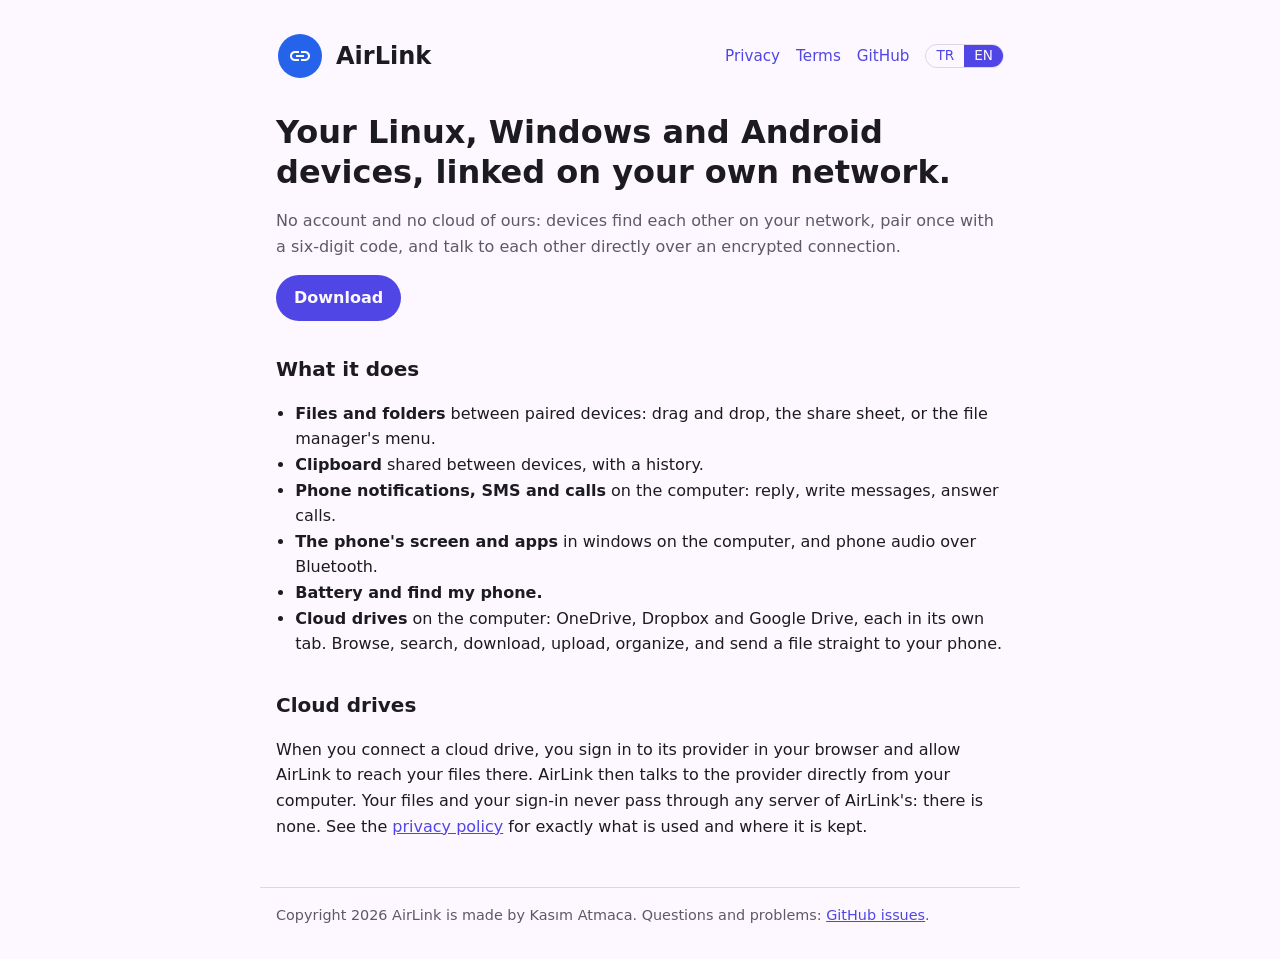
<file: site/index.html>
<!doctype html>
<html lang="en">
<head>
<meta charset="utf-8">
<meta name="google-site-verification" content="EHUhyK-PRJKl9oYu0aVgtu7p2Ldi9YAgEZjDlaywebY">
<meta name="viewport" content="width=device-width, initial-scale=1">
<title>AirLink</title>
<meta name="description" content="AirLink links your Linux, Windows and Android devices on your own network: files, clipboard, notifications, SMS, calls, the phone's screen, and your cloud drives.">
<link rel="icon" href="airlink.svg">
<link rel="stylesheet" href="style.css">
<link rel="alternate" hreflang="tr" href="https://kasimtmc.github.io/AirLink/tr/">
</head>
<body>
<header>
  <img src="airlink.svg" alt="">
  <a href="./">AirLink</a>
  <nav><a href="privacy.html">Privacy</a><a href="terms.html">Terms</a><a href="https://github.com/kasimtmc/AirLink">GitHub</a><span class="lang"><a href="tr/" hreflang="tr" lang="tr">TR</a><span aria-current="true">EN</span></span></nav>
</header>
<main>
  <h1>Your Linux, Windows and Android devices, linked on your own network.</h1>
  <p class="muted">No account and no cloud of ours: devices find each other on your network, pair once with a six-digit code, and talk to each other directly over an encrypted connection.</p>
  <p><a class="button" href="https://github.com/kasimtmc/AirLink/releases/latest">Download</a></p>

  <h2>What it does</h2>
  <ul>
    <li><strong>Files and folders</strong> between paired devices: drag and drop, the share sheet, or the file manager's menu.</li>
    <li><strong>Clipboard</strong> shared between devices, with a history.</li>
    <li><strong>Phone notifications, SMS and calls</strong> on the computer: reply, write messages, answer calls.</li>
    <li><strong>The phone's screen and apps</strong> in windows on the computer, and phone audio over Bluetooth.</li>
    <li><strong>Battery and find my phone.</strong></li>
    <li><strong>Cloud drives</strong> on the computer: OneDrive, Dropbox and Google Drive, each in its own tab. Browse, search, download, upload, organize, and send a file straight to your phone.</li>
  </ul>

  <h2>Cloud drives</h2>
  <p>When you connect a cloud drive, you sign in to its provider in your browser and allow AirLink to reach your files there. AirLink then talks to the provider directly from your computer. Your files and your sign-in never pass through any server of AirLink's: there is none. See the <a href="privacy.html">privacy policy</a> for exactly what is used and where it is kept.</p>

</main>
<footer>Copyright 2026 AirLink is made by Kasım Atmaca. Questions and problems: <a href="https://github.com/kasimtmc/AirLink/issues">GitHub issues</a>.</footer>
</body>
</html>
</file>
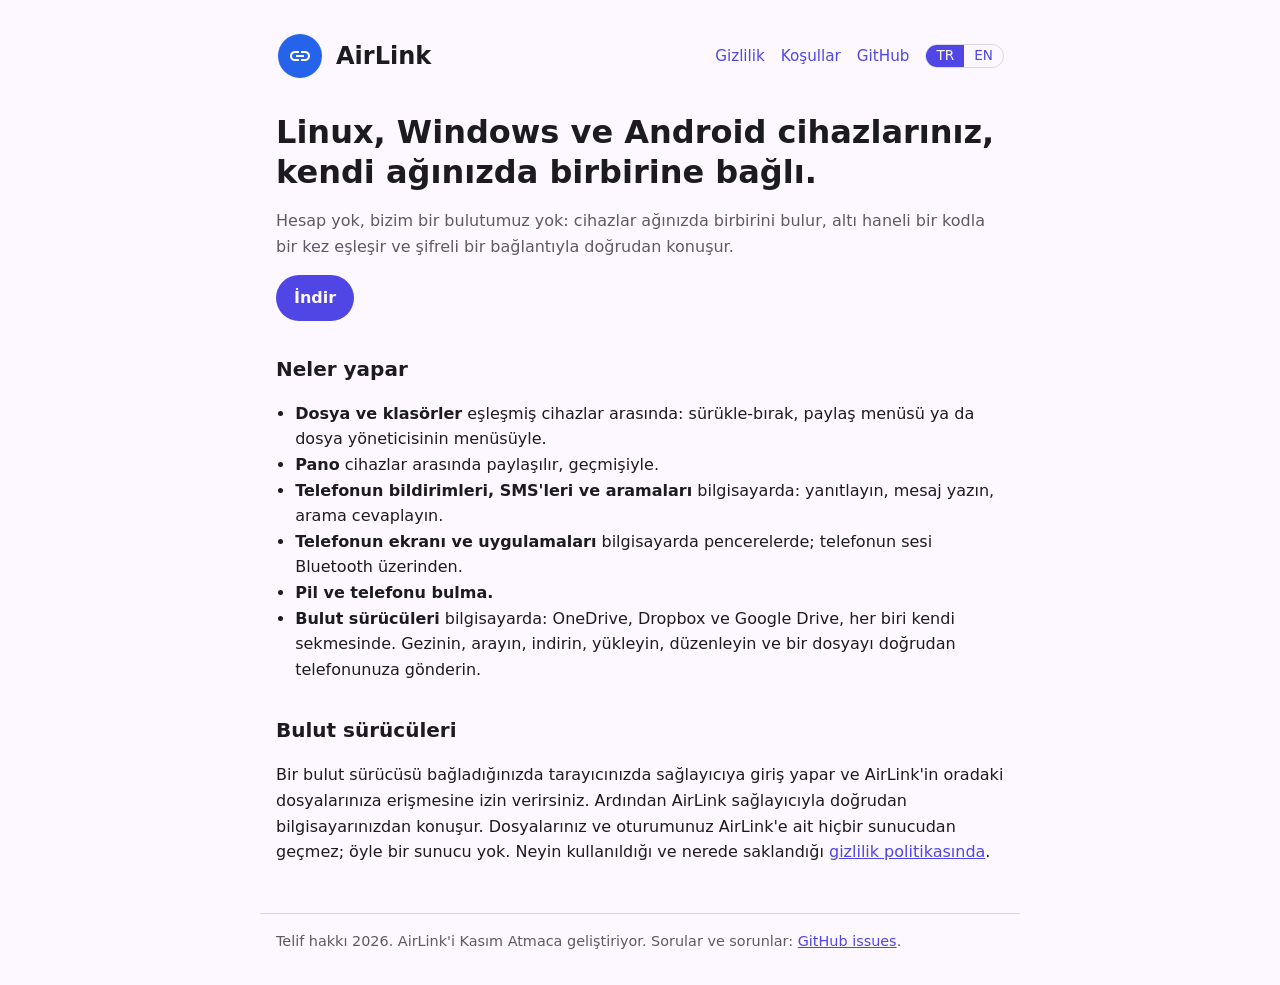
<file: site/tr/index.html>
<!doctype html>
<html lang="tr">
<head>
<meta charset="utf-8">
<meta name="viewport" content="width=device-width, initial-scale=1">
<title>AirLink</title>
<meta name="description" content="AirLink, Linux, Windows ve Android cihazlarınızı kendi ağınızda birbirine bağlar: dosyalar, pano, bildirimler, SMS, aramalar, telefonun ekranı ve bulut sürücüleriniz.">
<link rel="icon" href="../airlink.svg">
<link rel="stylesheet" href="../style.css">
<link rel="alternate" hreflang="en" href="https://kasimtmc.github.io/AirLink/">
</head>
<body>
<header>
  <img src="../airlink.svg" alt="">
  <a href="./">AirLink</a>
  <nav><a href="privacy.html">Gizlilik</a><a href="terms.html">Koşullar</a><a href="https://github.com/kasimtmc/AirLink">GitHub</a><span class="lang"><span aria-current="true">TR</span><a href="../" hreflang="en" lang="en">EN</a></span></nav>
</header>
<main>
  <h1>Linux, Windows ve Android cihazlarınız, kendi ağınızda birbirine bağlı.</h1>
  <p class="muted">Hesap yok, bizim bir bulutumuz yok: cihazlar ağınızda birbirini bulur, altı haneli bir kodla bir kez eşleşir ve şifreli bir bağlantıyla doğrudan konuşur.</p>
  <p><a class="button" href="https://github.com/kasimtmc/AirLink/releases/latest">İndir</a></p>

  <h2>Neler yapar</h2>
  <ul>
    <li><strong>Dosya ve klasörler</strong> eşleşmiş cihazlar arasında: sürükle-bırak, paylaş menüsü ya da dosya yöneticisinin menüsüyle.</li>
    <li><strong>Pano</strong> cihazlar arasında paylaşılır, geçmişiyle.</li>
    <li><strong>Telefonun bildirimleri, SMS'leri ve aramaları</strong> bilgisayarda: yanıtlayın, mesaj yazın, arama cevaplayın.</li>
    <li><strong>Telefonun ekranı ve uygulamaları</strong> bilgisayarda pencerelerde; telefonun sesi Bluetooth üzerinden.</li>
    <li><strong>Pil ve telefonu bulma.</strong></li>
    <li><strong>Bulut sürücüleri</strong> bilgisayarda: OneDrive, Dropbox ve Google Drive, her biri kendi sekmesinde. Gezinin, arayın, indirin, yükleyin, düzenleyin ve bir dosyayı doğrudan telefonunuza gönderin.</li>
  </ul>

  <h2>Bulut sürücüleri</h2>
  <p>Bir bulut sürücüsü bağladığınızda tarayıcınızda sağlayıcıya giriş yapar ve AirLink'in oradaki dosyalarınıza erişmesine izin verirsiniz. Ardından AirLink sağlayıcıyla doğrudan bilgisayarınızdan konuşur. Dosyalarınız ve oturumunuz AirLink'e ait hiçbir sunucudan geçmez; öyle bir sunucu yok. Neyin kullanıldığı ve nerede saklandığı <a href="privacy.html">gizlilik politikasında</a>.</p>
</main>
<footer>Telif hakkı 2026. AirLink'i Kasım Atmaca geliştiriyor. Sorular ve sorunlar: <a href="https://github.com/kasimtmc/AirLink/issues">GitHub issues</a>.</footer>
</body>
</html>
</file>
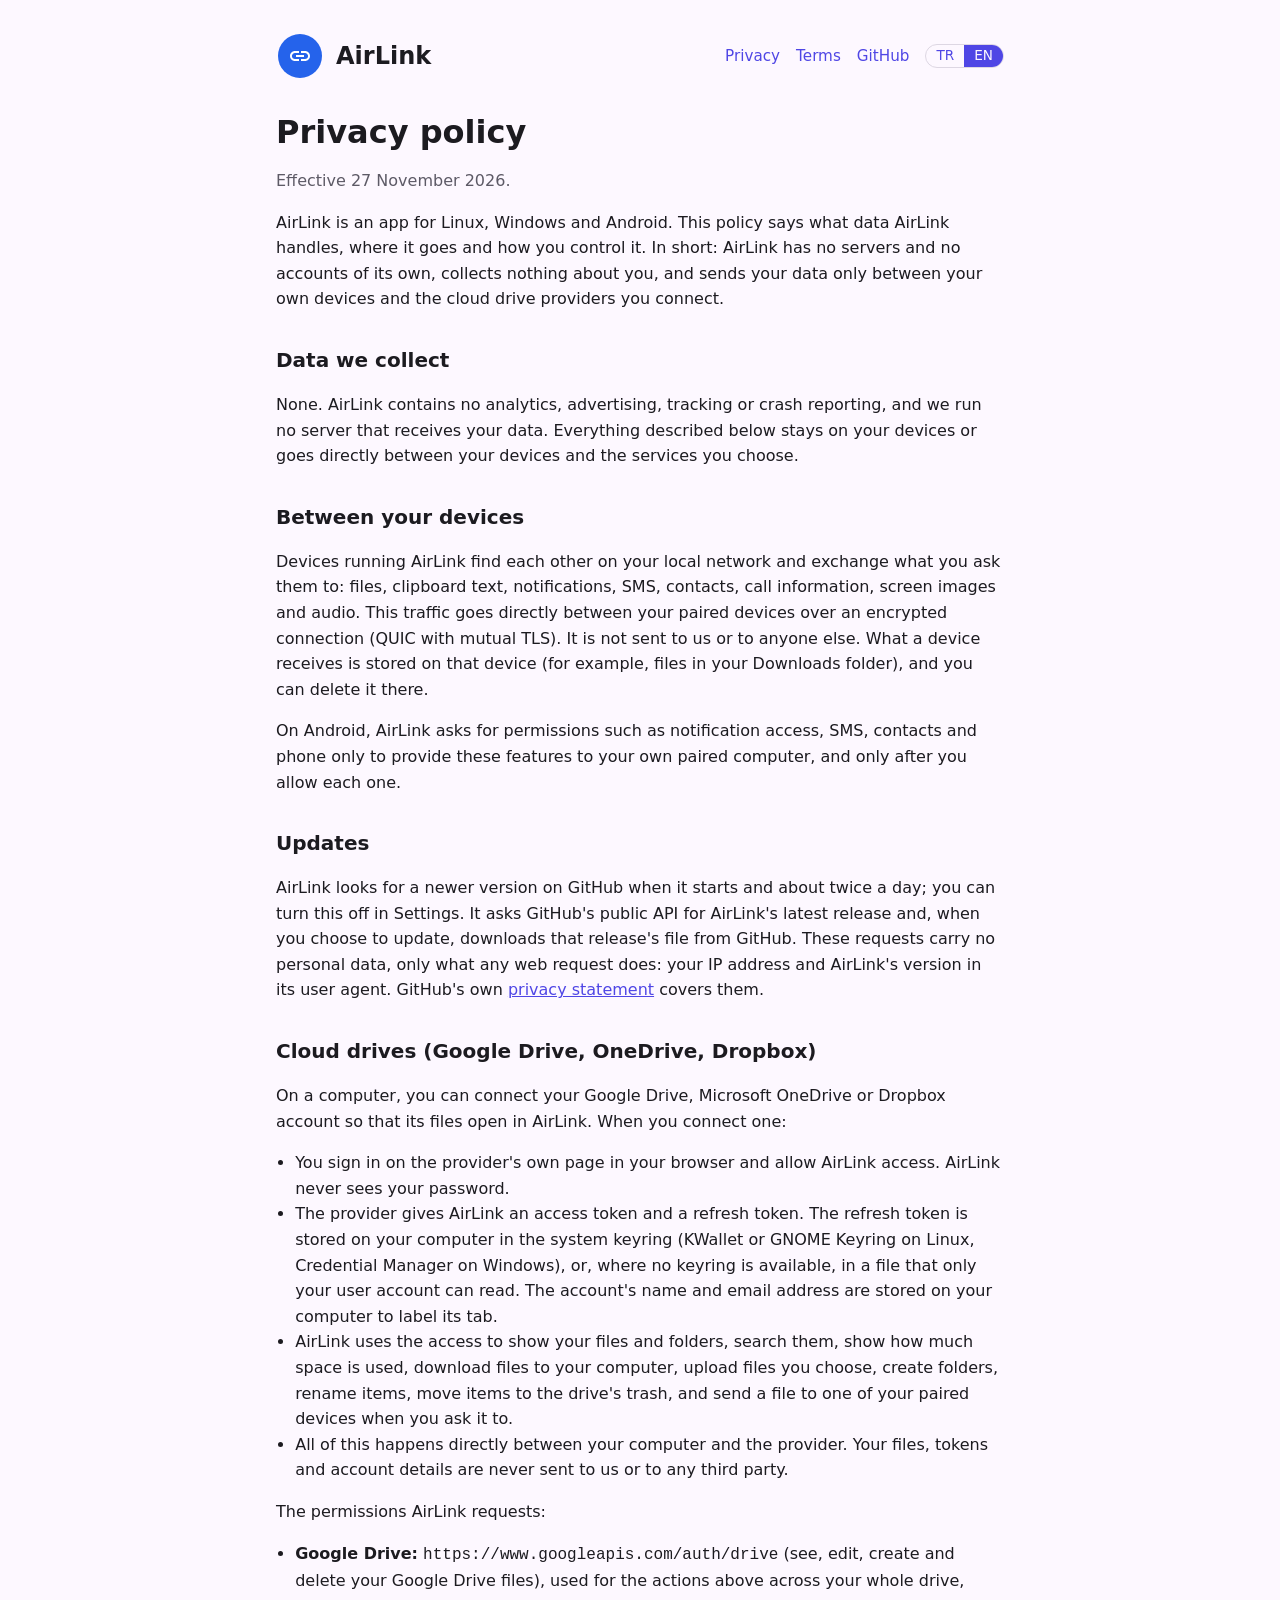
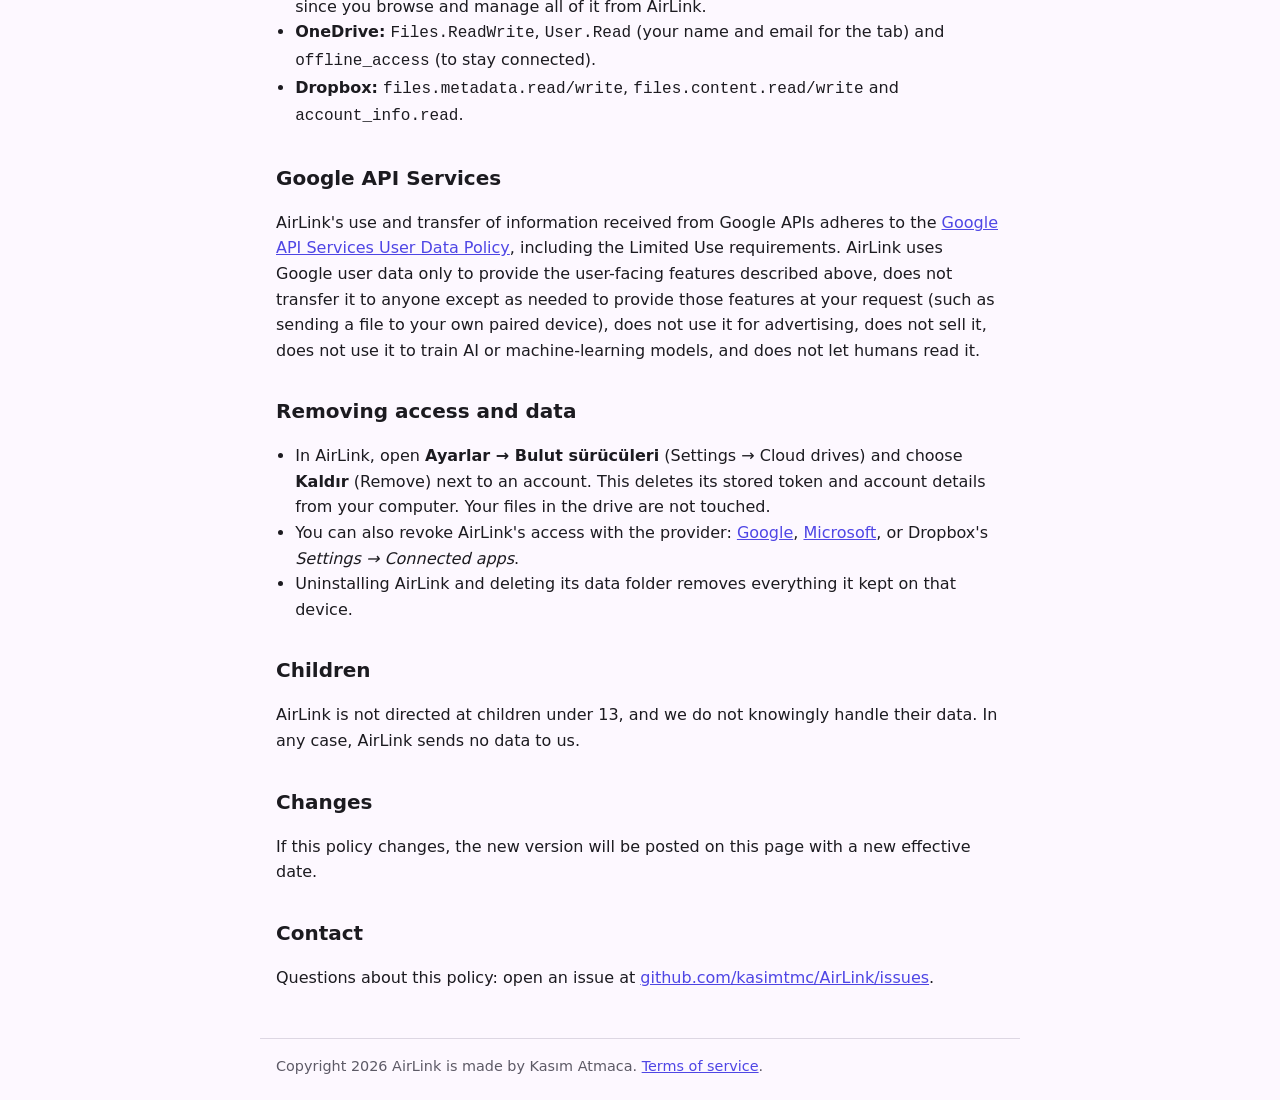
<file: site/privacy.html>
<!doctype html>
<html lang="en">
<head>
<meta charset="utf-8">
<meta name="viewport" content="width=device-width, initial-scale=1">
<title>AirLink Privacy Policy</title>
<link rel="icon" href="airlink.svg">
<link rel="stylesheet" href="style.css">
<link rel="alternate" hreflang="tr" href="https://kasimtmc.github.io/AirLink/tr/privacy.html">
</head>
<body>
<header>
  <img src="airlink.svg" alt="">
  <a href="./">AirLink</a>
  <nav><a href="privacy.html">Privacy</a><a href="terms.html">Terms</a><a href="https://github.com/kasimtmc/AirLink">GitHub</a><span class="lang"><a href="tr/privacy.html" hreflang="tr" lang="tr">TR</a><span aria-current="true">EN</span></span></nav>
</header>
<main>
  <h1>Privacy policy</h1>
  <p class="muted">Effective 27 November 2026.</p>

  <p>AirLink is an app for Linux, Windows and Android. This policy says what data AirLink handles, where it goes and how you control it. In short: AirLink has no servers and no accounts of its own, collects nothing about you, and sends your data only between your own devices and the cloud drive providers you connect.</p>

  <h2>Data we collect</h2>
  <p>None. AirLink contains no analytics, advertising, tracking or crash reporting, and we run no server that receives your data. Everything described below stays on your devices or goes directly between your devices and the services you choose.</p>

  <h2>Between your devices</h2>
  <p>Devices running AirLink find each other on your local network and exchange what you ask them to: files, clipboard text, notifications, SMS, contacts, call information, screen images and audio. This traffic goes directly between your paired devices over an encrypted connection (QUIC with mutual TLS). It is not sent to us or to anyone else. What a device receives is stored on that device (for example, files in your Downloads folder), and you can delete it there.</p>
  <p>On Android, AirLink asks for permissions such as notification access, SMS, contacts and phone only to provide these features to your own paired computer, and only after you allow each one.</p>

  <h2>Updates</h2>
  <p>AirLink looks for a newer version on GitHub when it starts and about twice a day; you can turn this off in Settings. It asks GitHub's public API for AirLink's latest release and, when you choose to update, downloads that release's file from GitHub. These requests carry no personal data, only what any web request does: your IP address and AirLink's version in its user agent. GitHub's own <a href="https://docs.github.com/en/site-policy/privacy-policies/github-general-privacy-statement">privacy statement</a> covers them.</p>

  <h2>Cloud drives (Google Drive, OneDrive, Dropbox)</h2>
  <p>On a computer, you can connect your Google Drive, Microsoft OneDrive or Dropbox account so that its files open in AirLink. When you connect one:</p>
  <ul>
    <li>You sign in on the provider's own page in your browser and allow AirLink access. AirLink never sees your password.</li>
    <li>The provider gives AirLink an access token and a refresh token. The refresh token is stored on your computer in the system keyring (KWallet or GNOME Keyring on Linux, Credential Manager on Windows), or, where no keyring is available, in a file that only your user account can read. The account's name and email address are stored on your computer to label its tab.</li>
    <li>AirLink uses the access to show your files and folders, search them, show how much space is used, download files to your computer, upload files you choose, create folders, rename items, move items to the drive's trash, and send a file to one of your paired devices when you ask it to.</li>
    <li>All of this happens directly between your computer and the provider. Your files, tokens and account details are never sent to us or to any third party.</li>
  </ul>
  <p>The permissions AirLink requests:</p>
  <ul>
    <li><strong>Google Drive:</strong> <code>https://www.googleapis.com/auth/drive</code> (see, edit, create and delete your Google Drive files), used for the actions above across your whole drive, since you browse and manage all of it from AirLink.</li>
    <li><strong>OneDrive:</strong> <code>Files.ReadWrite</code>, <code>User.Read</code> (your name and email for the tab) and <code>offline_access</code> (to stay connected).</li>
    <li><strong>Dropbox:</strong> <code>files.metadata.read/write</code>, <code>files.content.read/write</code> and <code>account_info.read</code>.</li>
  </ul>

  <h2>Google API Services</h2>
  <p>AirLink's use and transfer of information received from Google APIs adheres to the <a href="https://developers.google.com/terms/api-services-user-data-policy">Google API Services User Data Policy</a>, including the Limited Use requirements. AirLink uses Google user data only to provide the user-facing features described above, does not transfer it to anyone except as needed to provide those features at your request (such as sending a file to your own paired device), does not use it for advertising, does not sell it, does not use it to train AI or machine-learning models, and does not let humans read it.</p>

  <h2>Removing access and data</h2>
  <ul>
    <li>In AirLink, open <strong>Ayarlar → Bulut sürücüleri</strong> (Settings → Cloud drives) and choose <strong>Kaldır</strong> (Remove) next to an account. This deletes its stored token and account details from your computer. Your files in the drive are not touched.</li>
    <li>You can also revoke AirLink's access with the provider: <a href="https://myaccount.google.com/permissions">Google</a>, <a href="https://account.live.com/consent/Manage">Microsoft</a>, or Dropbox's <em>Settings → Connected apps</em>.</li>
    <li>Uninstalling AirLink and deleting its data folder removes everything it kept on that device.</li>
  </ul>

  <h2>Children</h2>
  <p>AirLink is not directed at children under 13, and we do not knowingly handle their data. In any case, AirLink sends no data to us.</p>

  <h2>Changes</h2>
  <p>If this policy changes, the new version will be posted on this page with a new effective date.</p>

  <h2>Contact</h2>
  <p>Questions about this policy: open an issue at <a href="https://github.com/kasimtmc/AirLink/issues">github.com/kasimtmc/AirLink/issues</a>.</p>

</main>
<footer>Copyright 2026 AirLink is made by Kasım Atmaca. <a href="terms.html">Terms of service</a>.</footer>
</body>
</html>
</file>
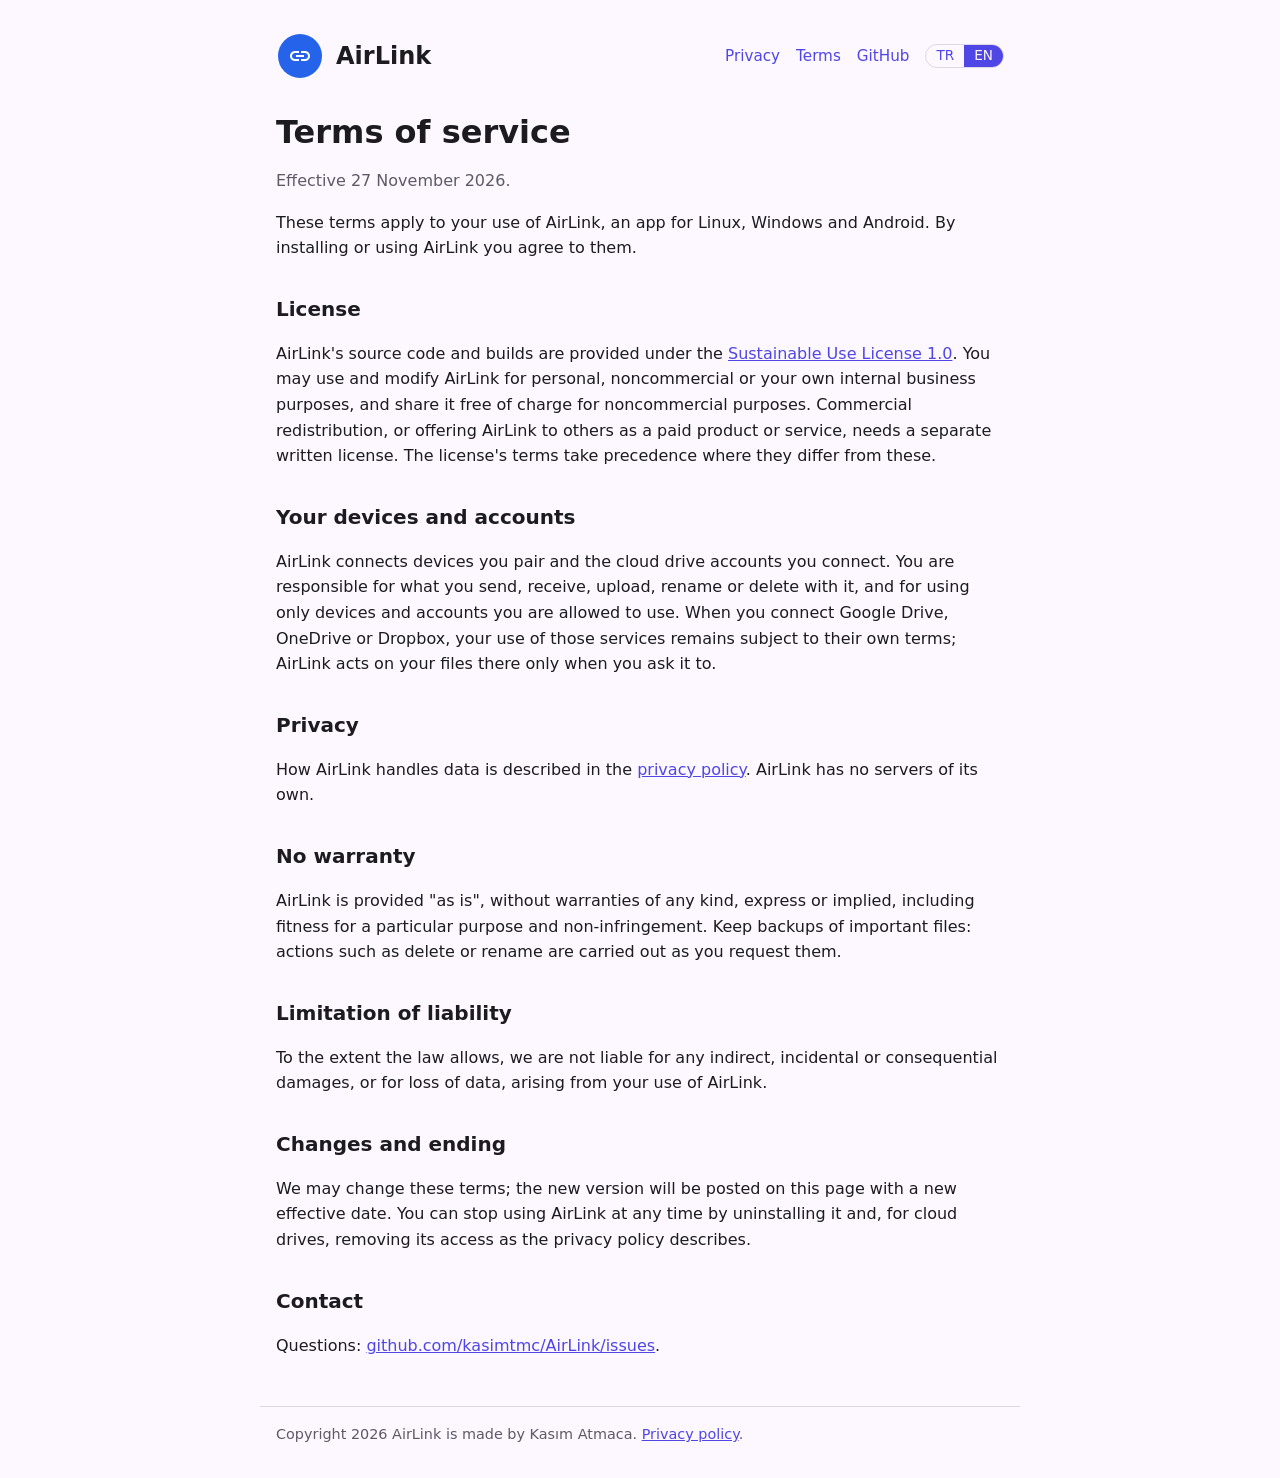
<file: site/terms.html>
<!doctype html>
<html lang="en">
<head>
<meta charset="utf-8">
<meta name="viewport" content="width=device-width, initial-scale=1">
<title>AirLink Terms of Service</title>
<link rel="icon" href="airlink.svg">
<link rel="stylesheet" href="style.css">
<link rel="alternate" hreflang="tr" href="https://kasimtmc.github.io/AirLink/tr/terms.html">
</head>
<body>
<header>
  <img src="airlink.svg" alt="">
  <a href="./">AirLink</a>
  <nav><a href="privacy.html">Privacy</a><a href="terms.html">Terms</a><a href="https://github.com/kasimtmc/AirLink">GitHub</a><span class="lang"><a href="tr/terms.html" hreflang="tr" lang="tr">TR</a><span aria-current="true">EN</span></span></nav>
</header>
<main>
  <h1>Terms of service</h1>
  <p class="muted">Effective 27 November 2026.</p>

  <p>These terms apply to your use of AirLink, an app for Linux, Windows and Android. By installing or using AirLink you agree to them.</p>

  <h2>License</h2>
  <p>AirLink's source code and builds are provided under the <a href="https://github.com/kasimtmc/AirLink/blob/main/LICENSE">Sustainable Use License 1.0</a>. You may use and modify AirLink for personal, noncommercial or your own internal business purposes, and share it free of charge for noncommercial purposes. Commercial redistribution, or offering AirLink to others as a paid product or service, needs a separate written license. The license's terms take precedence where they differ from these.</p>

  <h2>Your devices and accounts</h2>
  <p>AirLink connects devices you pair and the cloud drive accounts you connect. You are responsible for what you send, receive, upload, rename or delete with it, and for using only devices and accounts you are allowed to use. When you connect Google Drive, OneDrive or Dropbox, your use of those services remains subject to their own terms; AirLink acts on your files there only when you ask it to.</p>

  <h2>Privacy</h2>
  <p>How AirLink handles data is described in the <a href="privacy.html">privacy policy</a>. AirLink has no servers of its own.</p>

  <h2>No warranty</h2>
  <p>AirLink is provided "as is", without warranties of any kind, express or implied, including fitness for a particular purpose and non-infringement. Keep backups of important files: actions such as delete or rename are carried out as you request them.</p>

  <h2>Limitation of liability</h2>
  <p>To the extent the law allows, we are not liable for any indirect, incidental or consequential damages, or for loss of data, arising from your use of AirLink.</p>

  <h2>Changes and ending</h2>
  <p>We may change these terms; the new version will be posted on this page with a new effective date. You can stop using AirLink at any time by uninstalling it and, for cloud drives, removing its access as the privacy policy describes.</p>

  <h2>Contact</h2>
  <p>Questions: <a href="https://github.com/kasimtmc/AirLink/issues">github.com/kasimtmc/AirLink/issues</a>.</p>

</main>
<footer>Copyright 2026 AirLink is made by Kasım Atmaca. <a href="privacy.html">Privacy policy</a>.</footer>
</body>
</html>
</file>
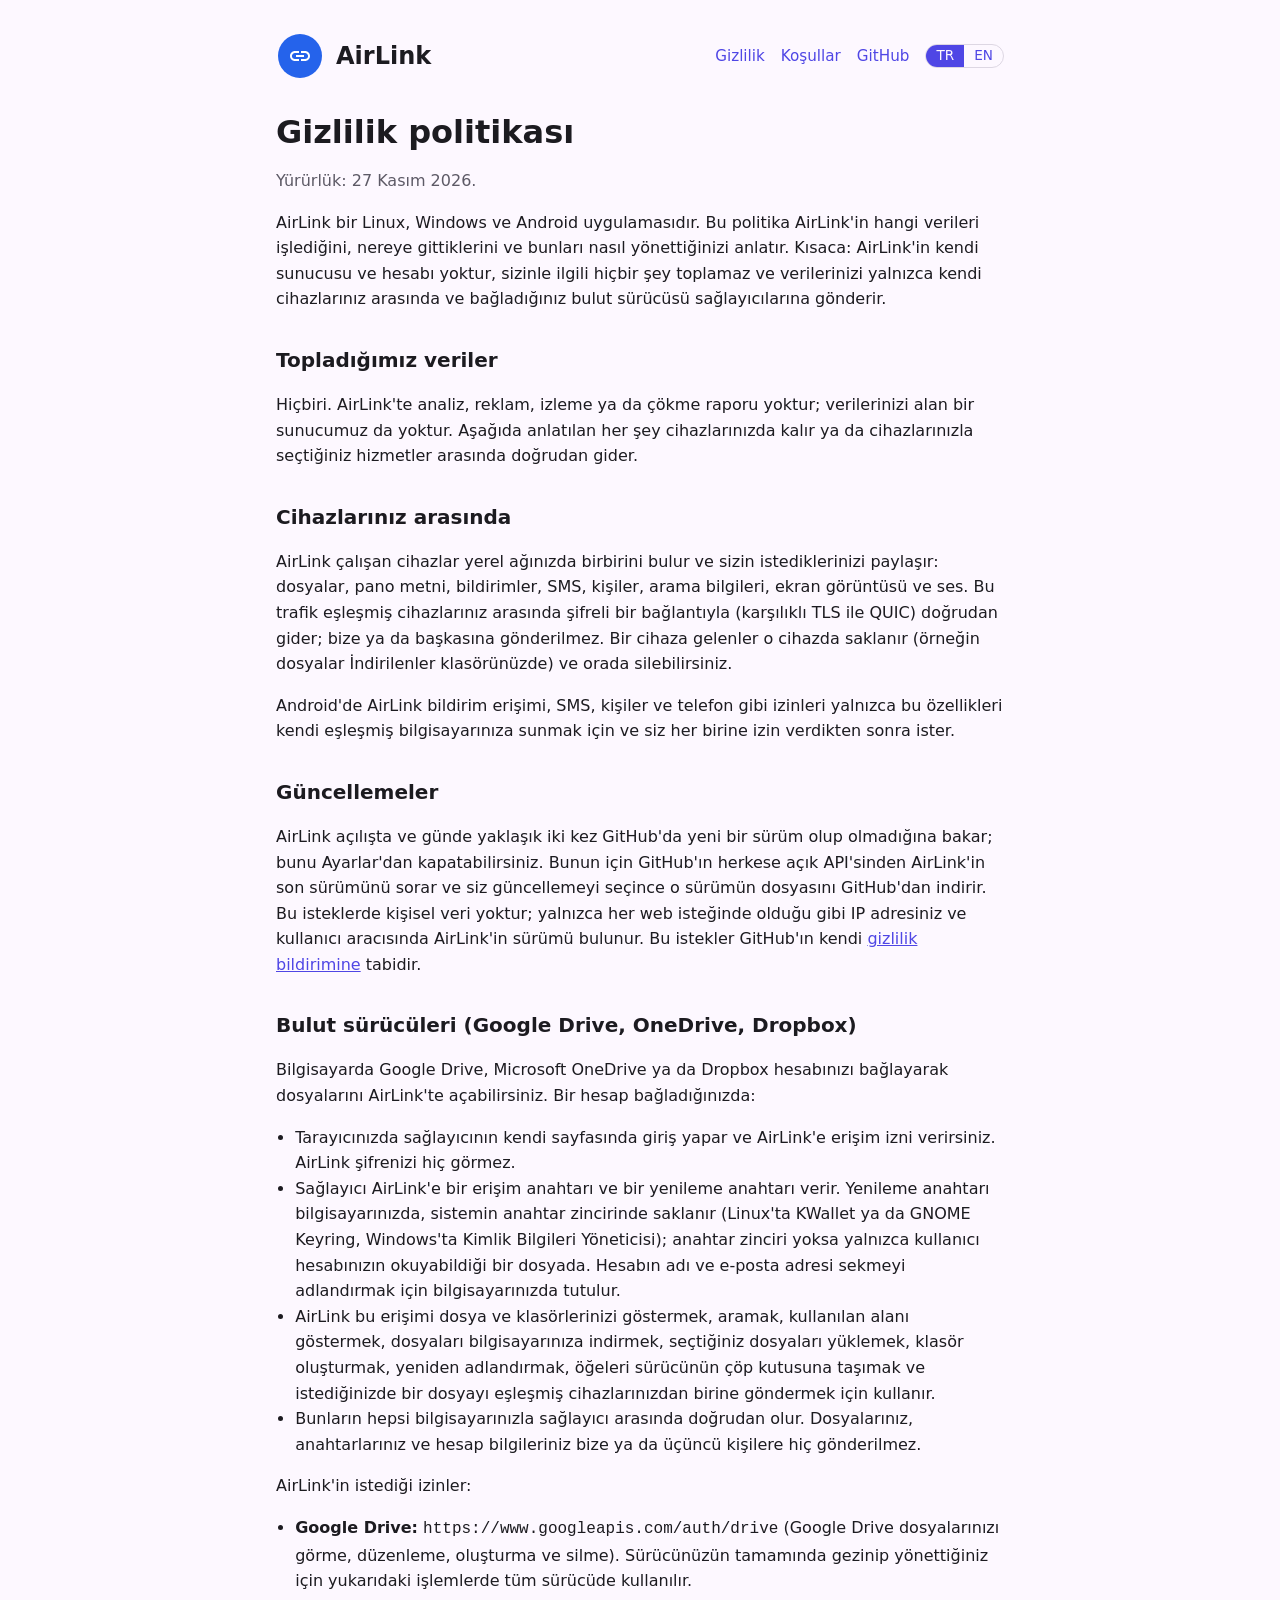
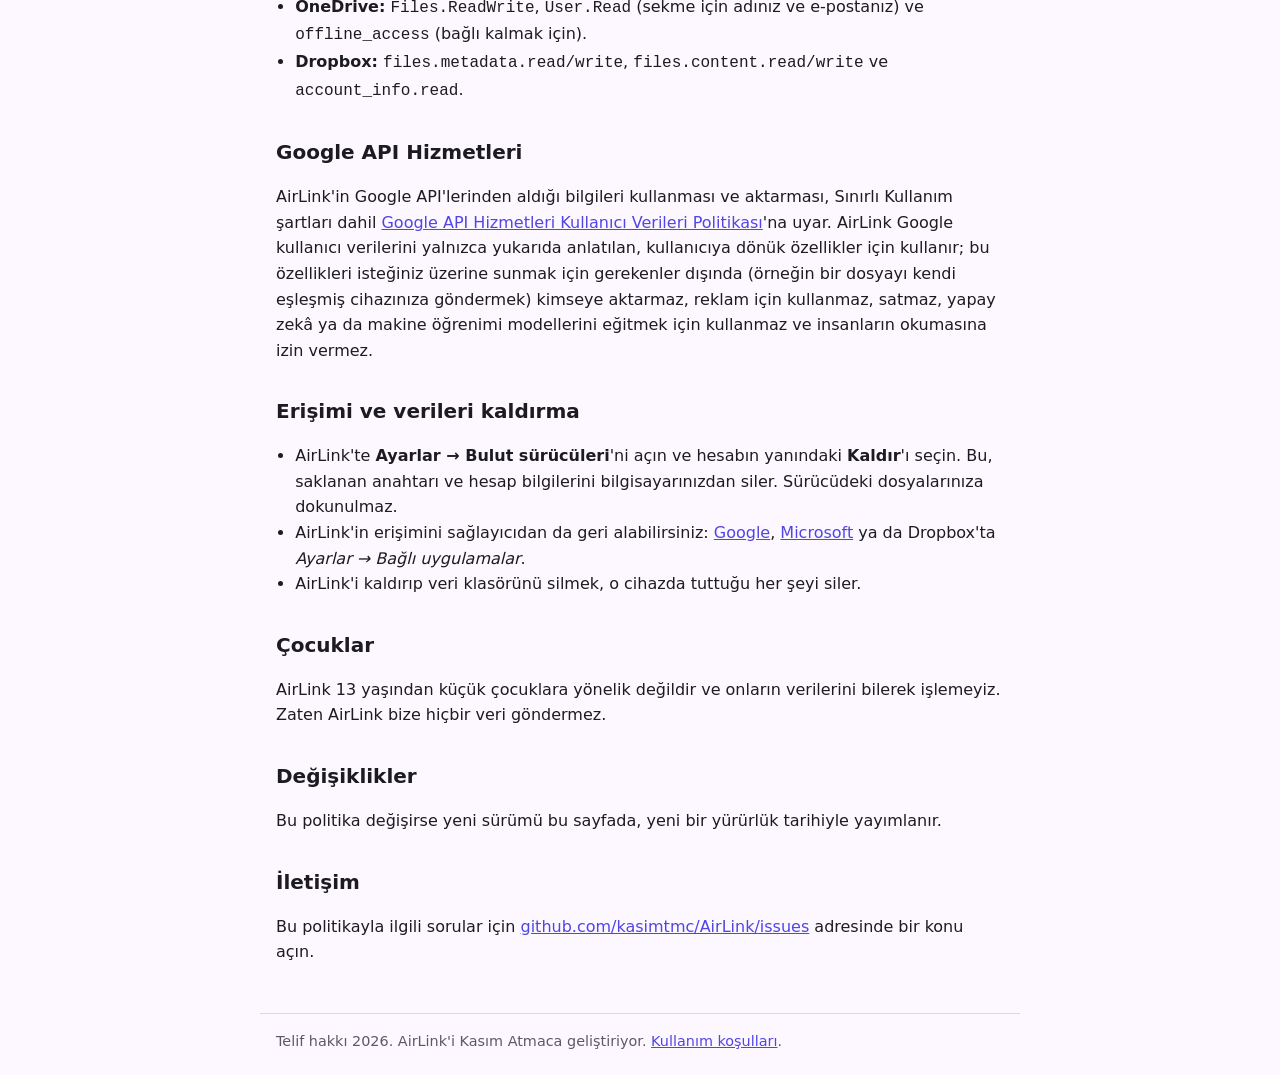
<file: site/tr/privacy.html>
<!doctype html>
<html lang="tr">
<head>
<meta charset="utf-8">
<meta name="viewport" content="width=device-width, initial-scale=1">
<title>AirLink Gizlilik Politikası</title>
<link rel="icon" href="../airlink.svg">
<link rel="stylesheet" href="../style.css">
<link rel="alternate" hreflang="en" href="https://kasimtmc.github.io/AirLink/privacy.html">
</head>
<body>
<header>
  <img src="../airlink.svg" alt="">
  <a href="./">AirLink</a>
  <nav><a href="privacy.html">Gizlilik</a><a href="terms.html">Koşullar</a><a href="https://github.com/kasimtmc/AirLink">GitHub</a><span class="lang"><span aria-current="true">TR</span><a href="../privacy.html" hreflang="en" lang="en">EN</a></span></nav>
</header>
<main>
  <h1>Gizlilik politikası</h1>
  <p class="muted">Yürürlük: 27 Kasım 2026.</p>

  <p>AirLink bir Linux, Windows ve Android uygulamasıdır. Bu politika AirLink'in hangi verileri işlediğini, nereye gittiklerini ve bunları nasıl yönettiğinizi anlatır. Kısaca: AirLink'in kendi sunucusu ve hesabı yoktur, sizinle ilgili hiçbir şey toplamaz ve verilerinizi yalnızca kendi cihazlarınız arasında ve bağladığınız bulut sürücüsü sağlayıcılarına gönderir.</p>

  <h2>Topladığımız veriler</h2>
  <p>Hiçbiri. AirLink'te analiz, reklam, izleme ya da çökme raporu yoktur; verilerinizi alan bir sunucumuz da yoktur. Aşağıda anlatılan her şey cihazlarınızda kalır ya da cihazlarınızla seçtiğiniz hizmetler arasında doğrudan gider.</p>

  <h2>Cihazlarınız arasında</h2>
  <p>AirLink çalışan cihazlar yerel ağınızda birbirini bulur ve sizin istediklerinizi paylaşır: dosyalar, pano metni, bildirimler, SMS, kişiler, arama bilgileri, ekran görüntüsü ve ses. Bu trafik eşleşmiş cihazlarınız arasında şifreli bir bağlantıyla (karşılıklı TLS ile QUIC) doğrudan gider; bize ya da başkasına gönderilmez. Bir cihaza gelenler o cihazda saklanır (örneğin dosyalar İndirilenler klasörünüzde) ve orada silebilirsiniz.</p>
  <p>Android'de AirLink bildirim erişimi, SMS, kişiler ve telefon gibi izinleri yalnızca bu özellikleri kendi eşleşmiş bilgisayarınıza sunmak için ve siz her birine izin verdikten sonra ister.</p>

  <h2>Güncellemeler</h2>
  <p>AirLink açılışta ve günde yaklaşık iki kez GitHub'da yeni bir sürüm olup olmadığına bakar; bunu Ayarlar'dan kapatabilirsiniz. Bunun için GitHub'ın herkese açık API'sinden AirLink'in son sürümünü sorar ve siz güncellemeyi seçince o sürümün dosyasını GitHub'dan indirir. Bu isteklerde kişisel veri yoktur; yalnızca her web isteğinde olduğu gibi IP adresiniz ve kullanıcı aracısında AirLink'in sürümü bulunur. Bu istekler GitHub'ın kendi <a href="https://docs.github.com/en/site-policy/privacy-policies/github-general-privacy-statement">gizlilik bildirimine</a> tabidir.</p>

  <h2>Bulut sürücüleri (Google Drive, OneDrive, Dropbox)</h2>
  <p>Bilgisayarda Google Drive, Microsoft OneDrive ya da Dropbox hesabınızı bağlayarak dosyalarını AirLink'te açabilirsiniz. Bir hesap bağladığınızda:</p>
  <ul>
    <li>Tarayıcınızda sağlayıcının kendi sayfasında giriş yapar ve AirLink'e erişim izni verirsiniz. AirLink şifrenizi hiç görmez.</li>
    <li>Sağlayıcı AirLink'e bir erişim anahtarı ve bir yenileme anahtarı verir. Yenileme anahtarı bilgisayarınızda, sistemin anahtar zincirinde saklanır (Linux'ta KWallet ya da GNOME Keyring, Windows'ta Kimlik Bilgileri Yöneticisi); anahtar zinciri yoksa yalnızca kullanıcı hesabınızın okuyabildiği bir dosyada. Hesabın adı ve e-posta adresi sekmeyi adlandırmak için bilgisayarınızda tutulur.</li>
    <li>AirLink bu erişimi dosya ve klasörlerinizi göstermek, aramak, kullanılan alanı göstermek, dosyaları bilgisayarınıza indirmek, seçtiğiniz dosyaları yüklemek, klasör oluşturmak, yeniden adlandırmak, öğeleri sürücünün çöp kutusuna taşımak ve istediğinizde bir dosyayı eşleşmiş cihazlarınızdan birine göndermek için kullanır.</li>
    <li>Bunların hepsi bilgisayarınızla sağlayıcı arasında doğrudan olur. Dosyalarınız, anahtarlarınız ve hesap bilgileriniz bize ya da üçüncü kişilere hiç gönderilmez.</li>
  </ul>
  <p>AirLink'in istediği izinler:</p>
  <ul>
    <li><strong>Google Drive:</strong> <code>https://www.googleapis.com/auth/drive</code> (Google Drive dosyalarınızı görme, düzenleme, oluşturma ve silme). Sürücünüzün tamamında gezinip yönettiğiniz için yukarıdaki işlemlerde tüm sürücüde kullanılır.</li>
    <li><strong>OneDrive:</strong> <code>Files.ReadWrite</code>, <code>User.Read</code> (sekme için adınız ve e-postanız) ve <code>offline_access</code> (bağlı kalmak için).</li>
    <li><strong>Dropbox:</strong> <code>files.metadata.read/write</code>, <code>files.content.read/write</code> ve <code>account_info.read</code>.</li>
  </ul>

  <h2>Google API Hizmetleri</h2>
  <p>AirLink'in Google API'lerinden aldığı bilgileri kullanması ve aktarması, Sınırlı Kullanım şartları dahil <a href="https://developers.google.com/terms/api-services-user-data-policy">Google API Hizmetleri Kullanıcı Verileri Politikası</a>'na uyar. AirLink Google kullanıcı verilerini yalnızca yukarıda anlatılan, kullanıcıya dönük özellikler için kullanır; bu özellikleri isteğiniz üzerine sunmak için gerekenler dışında (örneğin bir dosyayı kendi eşleşmiş cihazınıza göndermek) kimseye aktarmaz, reklam için kullanmaz, satmaz, yapay zekâ ya da makine öğrenimi modellerini eğitmek için kullanmaz ve insanların okumasına izin vermez.</p>

  <h2>Erişimi ve verileri kaldırma</h2>
  <ul>
    <li>AirLink'te <strong>Ayarlar → Bulut sürücüleri</strong>'ni açın ve hesabın yanındaki <strong>Kaldır</strong>'ı seçin. Bu, saklanan anahtarı ve hesap bilgilerini bilgisayarınızdan siler. Sürücüdeki dosyalarınıza dokunulmaz.</li>
    <li>AirLink'in erişimini sağlayıcıdan da geri alabilirsiniz: <a href="https://myaccount.google.com/permissions">Google</a>, <a href="https://account.live.com/consent/Manage">Microsoft</a> ya da Dropbox'ta <em>Ayarlar → Bağlı uygulamalar</em>.</li>
    <li>AirLink'i kaldırıp veri klasörünü silmek, o cihazda tuttuğu her şeyi siler.</li>
  </ul>

  <h2>Çocuklar</h2>
  <p>AirLink 13 yaşından küçük çocuklara yönelik değildir ve onların verilerini bilerek işlemeyiz. Zaten AirLink bize hiçbir veri göndermez.</p>

  <h2>Değişiklikler</h2>
  <p>Bu politika değişirse yeni sürümü bu sayfada, yeni bir yürürlük tarihiyle yayımlanır.</p>

  <h2>İletişim</h2>
  <p>Bu politikayla ilgili sorular için <a href="https://github.com/kasimtmc/AirLink/issues">github.com/kasimtmc/AirLink/issues</a> adresinde bir konu açın.</p>
</main>
<footer>Telif hakkı 2026. AirLink'i Kasım Atmaca geliştiriyor. <a href="terms.html">Kullanım koşulları</a>.</footer>
</body>
</html>
</file>
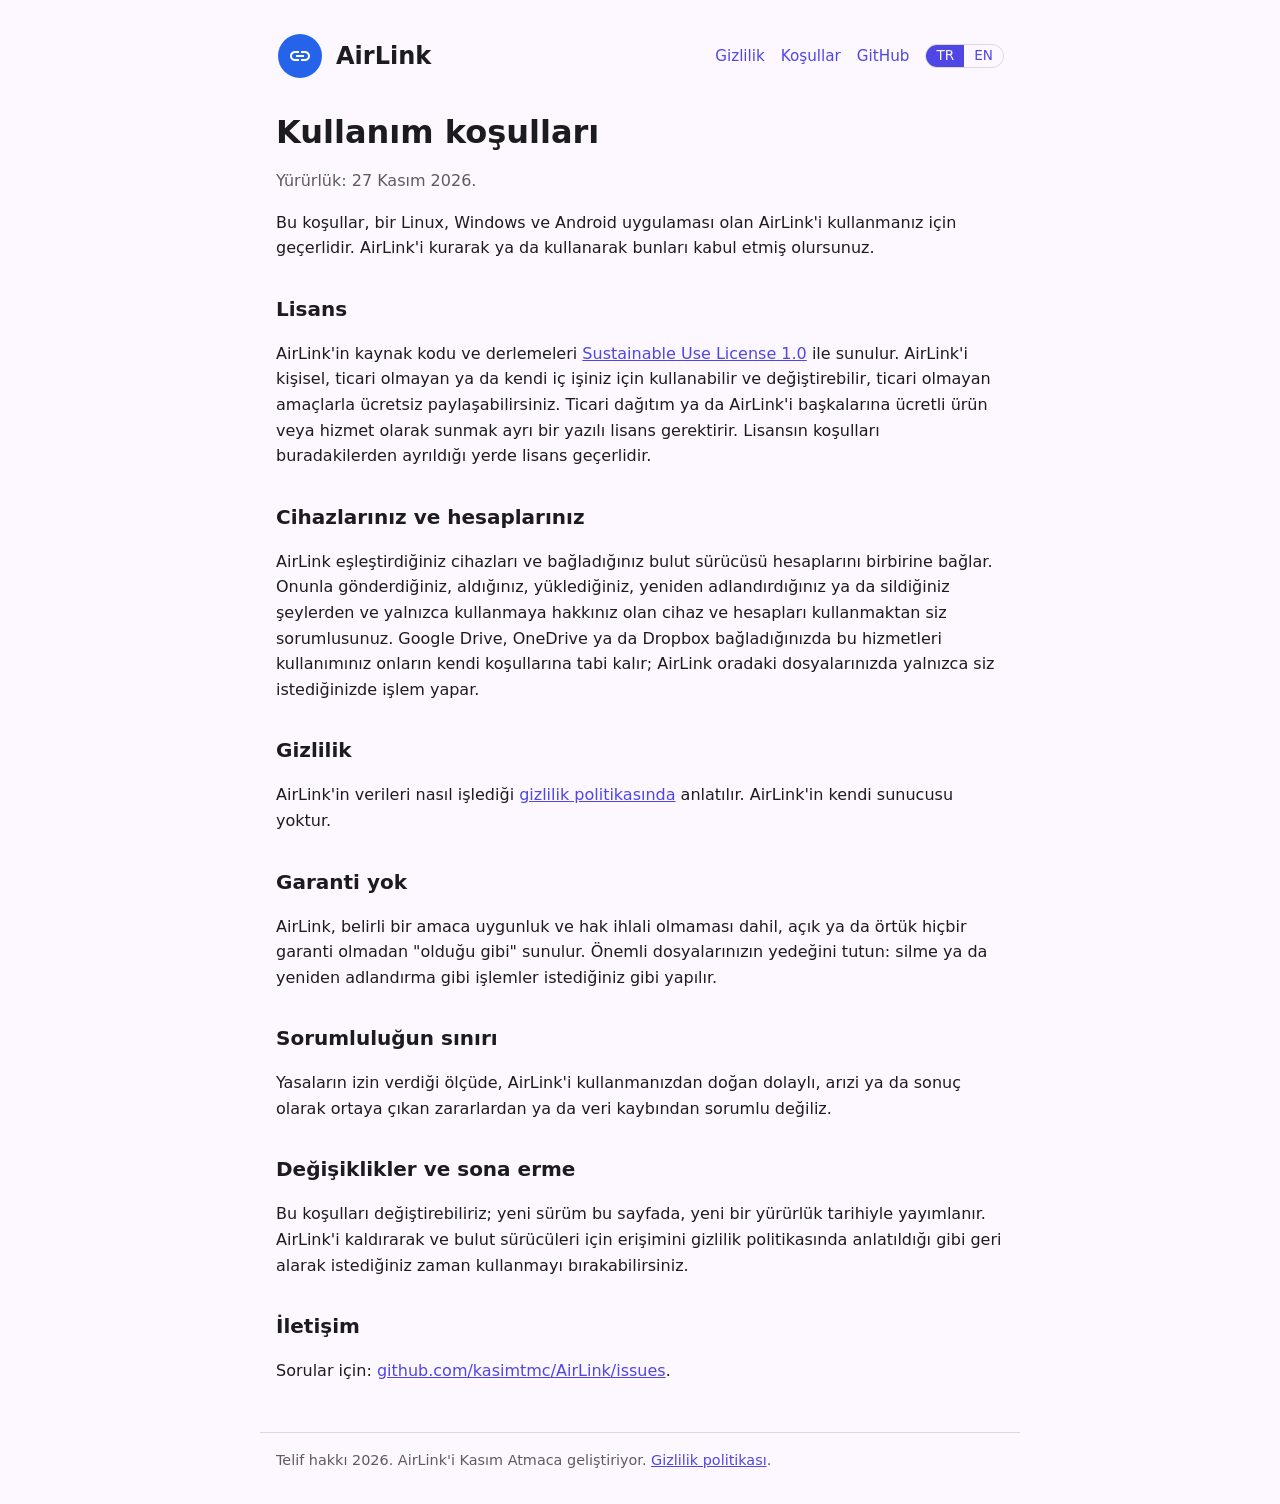
<file: site/tr/terms.html>
<!doctype html>
<html lang="tr">
<head>
<meta charset="utf-8">
<meta name="viewport" content="width=device-width, initial-scale=1">
<title>AirLink Kullanım Koşulları</title>
<link rel="icon" href="../airlink.svg">
<link rel="stylesheet" href="../style.css">
<link rel="alternate" hreflang="en" href="https://kasimtmc.github.io/AirLink/terms.html">
</head>
<body>
<header>
  <img src="../airlink.svg" alt="">
  <a href="./">AirLink</a>
  <nav><a href="privacy.html">Gizlilik</a><a href="terms.html">Koşullar</a><a href="https://github.com/kasimtmc/AirLink">GitHub</a><span class="lang"><span aria-current="true">TR</span><a href="../terms.html" hreflang="en" lang="en">EN</a></span></nav>
</header>
<main>
  <h1>Kullanım koşulları</h1>
  <p class="muted">Yürürlük: 27 Kasım 2026.</p>

  <p>Bu koşullar, bir Linux, Windows ve Android uygulaması olan AirLink'i kullanmanız için geçerlidir. AirLink'i kurarak ya da kullanarak bunları kabul etmiş olursunuz.</p>

  <h2>Lisans</h2>
  <p>AirLink'in kaynak kodu ve derlemeleri <a href="https://github.com/kasimtmc/AirLink/blob/main/LICENSE">Sustainable Use License 1.0</a> ile sunulur. AirLink'i kişisel, ticari olmayan ya da kendi iç işiniz için kullanabilir ve değiştirebilir, ticari olmayan amaçlarla ücretsiz paylaşabilirsiniz. Ticari dağıtım ya da AirLink'i başkalarına ücretli ürün veya hizmet olarak sunmak ayrı bir yazılı lisans gerektirir. Lisansın koşulları buradakilerden ayrıldığı yerde lisans geçerlidir.</p>

  <h2>Cihazlarınız ve hesaplarınız</h2>
  <p>AirLink eşleştirdiğiniz cihazları ve bağladığınız bulut sürücüsü hesaplarını birbirine bağlar. Onunla gönderdiğiniz, aldığınız, yüklediğiniz, yeniden adlandırdığınız ya da sildiğiniz şeylerden ve yalnızca kullanmaya hakkınız olan cihaz ve hesapları kullanmaktan siz sorumlusunuz. Google Drive, OneDrive ya da Dropbox bağladığınızda bu hizmetleri kullanımınız onların kendi koşullarına tabi kalır; AirLink oradaki dosyalarınızda yalnızca siz istediğinizde işlem yapar.</p>

  <h2>Gizlilik</h2>
  <p>AirLink'in verileri nasıl işlediği <a href="privacy.html">gizlilik politikasında</a> anlatılır. AirLink'in kendi sunucusu yoktur.</p>

  <h2>Garanti yok</h2>
  <p>AirLink, belirli bir amaca uygunluk ve hak ihlali olmaması dahil, açık ya da örtük hiçbir garanti olmadan "olduğu gibi" sunulur. Önemli dosyalarınızın yedeğini tutun: silme ya da yeniden adlandırma gibi işlemler istediğiniz gibi yapılır.</p>

  <h2>Sorumluluğun sınırı</h2>
  <p>Yasaların izin verdiği ölçüde, AirLink'i kullanmanızdan doğan dolaylı, arızi ya da sonuç olarak ortaya çıkan zararlardan ya da veri kaybından sorumlu değiliz.</p>

  <h2>Değişiklikler ve sona erme</h2>
  <p>Bu koşulları değiştirebiliriz; yeni sürüm bu sayfada, yeni bir yürürlük tarihiyle yayımlanır. AirLink'i kaldırarak ve bulut sürücüleri için erişimini gizlilik politikasında anlatıldığı gibi geri alarak istediğiniz zaman kullanmayı bırakabilirsiniz.</p>

  <h2>İletişim</h2>
  <p>Sorular için: <a href="https://github.com/kasimtmc/AirLink/issues">github.com/kasimtmc/AirLink/issues</a>.</p>
</main>
<footer>Telif hakkı 2026. AirLink'i Kasım Atmaca geliştiriyor. <a href="privacy.html">Gizlilik politikası</a>.</footer>
</body>
</html>
</file>
<file: site/style.css>
:root {
  --bg: #fdf8ff; --fg: #1c1b20; --muted: #5d5a66; --accent: #4f46e5; --card: #f2edf7; --line: #ddd7e3;
  color-scheme: light dark;
}
@media (prefers-color-scheme: dark) {
  :root { --bg: #141218; --fg: #e8e1ec; --muted: #aca6b4; --accent: #a5b4fc; --card: #211f26; --line: #36333d; }
}
* { box-sizing: border-box; }
body { margin: 0; background: var(--bg); color: var(--fg); font: 16px/1.6 system-ui, -apple-system, "Segoe UI", sans-serif; }
main, header, footer { max-width: 760px; margin: 0 auto; padding: 0 16px; }
header { display: flex; align-items: center; gap: 12px; padding-top: 32px; }
header img { width: 48px; height: 48px; }
header a { color: inherit; text-decoration: none; font-size: 1.5rem; font-weight: 600; }
nav { margin-left: auto; display: flex; gap: 16px; flex-wrap: wrap; }
nav a { font-size: 0.95rem; font-weight: 400; color: var(--accent); }
h1 { font-size: 2rem; line-height: 1.25; margin: 32px 0 8px; }
h2 { font-size: 1.25rem; margin: 32px 0 8px; }
p, li { color: var(--fg); }
.muted { color: var(--muted); }
a { color: var(--accent); }
.card { background: var(--card); border-radius: 16px; padding: 16px 20px; margin: 16px 0; }
.button { display: inline-block; background: var(--accent); color: var(--bg); padding: 10px 18px; border-radius: 999px; text-decoration: none; font-weight: 600; }
ul { padding-left: 1.2rem; }
footer { border-top: 1px solid var(--line); margin-top: 48px; padding-top: 16px; padding-bottom: 32px; font-size: 0.9rem; color: var(--muted); }
.lang { display: inline-flex; border: 1px solid var(--line); border-radius: 999px; overflow: hidden; }
.lang a, .lang span { padding: 0 10px; font-size: 0.85rem; text-decoration: none; }
.lang [aria-current] { background: var(--accent); color: var(--bg); }
</file>
